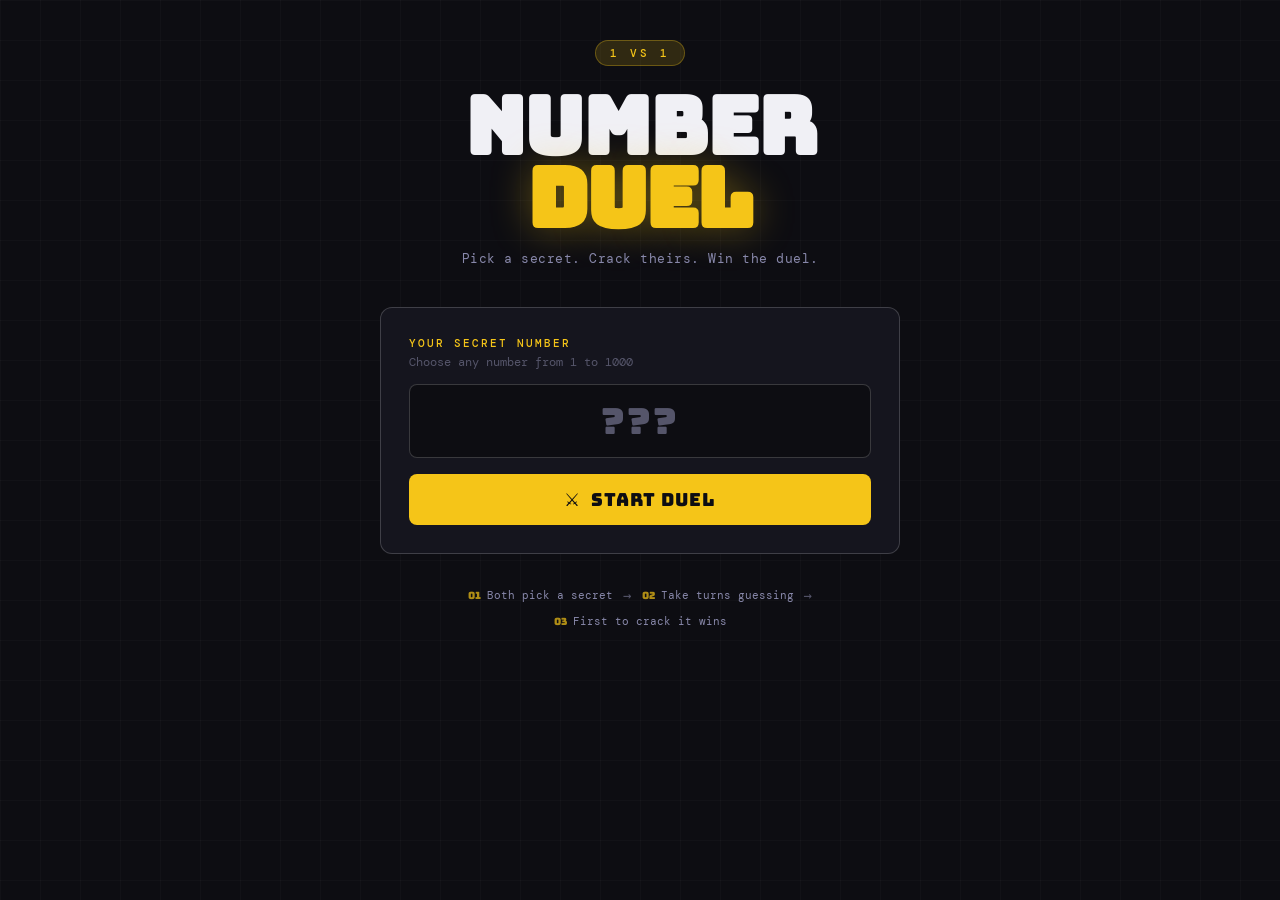
<file: number-dual/index.html>
<!DOCTYPE html>
<html lang="en">
<head>
  <meta charset="UTF-8" />
  <meta name="viewport" content="width=device-width, initial-scale=1.0" />
  <title>Number Duel</title>
  <link rel="preconnect" href="https://fonts.googleapis.com" />
  <link rel="preconnect" href="https://fonts.gstatic.com" crossorigin />
  <link href="https://fonts.googleapis.com/css2?family=Bungee&family=DM+Mono:wght@400;500&display=swap" rel="stylesheet" />
  <link rel="stylesheet" href="style.css" />
</head>
<body>

  <!-- SETUP SCREEN -->
  <div id="screen-setup" class="screen active">
    <div class="hero-badge">1 vs 1</div>
    <h1 class="logo">NUMBER<br><span class="logo-accent">DUEL</span></h1>
    <p class="tagline">Pick a secret. Crack theirs. Win the duel.</p>
    <div class="setup-box">
      <label class="field-label">Your secret number</label>
      <div class="field-hint">Choose any number from 1 to 1000</div>
      <input type="number" id="userSecret" min="1" max="1000" placeholder="???" class="big-input" />
      <div id="setupError" class="error-msg" style="display:none"></div>
      <button class="cta-btn" onclick="startGame()">
        &#9876; &nbsp;Start Duel
      </button>
    </div>
    <div class="rules-strip">
      <div class="rule"><span class="rule-num">01</span>Both pick a secret</div>
      <div class="rule-sep">&#8594;</div>
      <div class="rule"><span class="rule-num">02</span>Take turns guessing</div>
      <div class="rule-sep">&#8594;</div>
      <div class="rule"><span class="rule-num">03</span>First to crack it wins</div>
    </div>
  </div>

  <!-- GAME SCREEN -->
  <div id="screen-game" class="screen">
    <div class="duel-header">
      <div class="player-score" id="playerSide">
        <div class="player-label">YOU</div>
        <div class="player-guesses" id="userGuessCount">0</div>
        <div class="player-sub">guesses</div>
      </div>
      <div class="vs-center">
        <div class="vs-text">VS</div>
        <div class="turn-dot" id="turnDot"></div>
      </div>
      <div class="player-score cpu-score" id="cpuSide">
        <div class="player-label">CPU</div>
        <div class="player-guesses" id="cpuGuessCount">0</div>
        <div class="player-sub">guesses</div>
      </div>
    </div>

    <div class="turn-bar" id="turnBar">
      <div class="turn-pip you-pip"></div>
      <span id="turnText">Your turn — guess the CPU's number</span>
    </div>

    <div class="log-wrap">
      <div class="log-header">Match log</div>
      <div class="game-log" id="gameLog"></div>
    </div>

    <div class="action-panel" id="userPanel">
      <div class="panel-label">Range: <span class="range-val" id="rangeDisplay">1 – 1000</span></div>
      <div class="guess-row">
        <input type="number" id="userGuessInput" min="1" max="1000" placeholder="Enter your guess..." class="guess-input" />
        <button class="fire-btn" onclick="submitUserGuess()">Fire &#10148;</button>
      </div>
      <div id="guessError" class="error-msg" style="display:none"></div>
    </div>

    <div class="action-panel hidden" id="cpuPanel">
      <div class="cpu-guess-display">
        <span class="cpu-guess-label">CPU guesses</span>
        <span class="cpu-guess-num" id="cpuGuessNum">—</span>
      </div>
      <div class="cpu-range-hint" id="cpuRangeHint"></div>
      <div class="hint-row">
        <button class="hint-btn lower" onclick="giveHint('lower')">
          <div class="hint-arrow">&#8595;</div>
          <div>Too high</div>
        </button>
        <button class="hint-btn correct" onclick="giveHint('correct')">
          <div class="hint-arrow">&#10003;</div>
          <div>Correct!</div>
        </button>
        <button class="hint-btn higher" onclick="giveHint('higher')">
          <div class="hint-arrow">&#8593;</div>
          <div>Too low</div>
        </button>
      </div>
    </div>
  </div>

  <!-- RESULT SCREEN -->
  <div id="screen-result" class="screen">
    <div class="result-crown" id="resultCrown"></div>
    <div class="result-headline" id="resultHeadline"></div>
    <div class="result-flavor" id="resultFlavor"></div>
    <div class="result-stats" id="resultStats"></div>
    <button class="cta-btn" onclick="resetGame()">&#8635; &nbsp;Play Again</button>
  </div>

  <canvas id="fx"></canvas>
  <script src="game.js"></script>
</body>
</html>
</file>
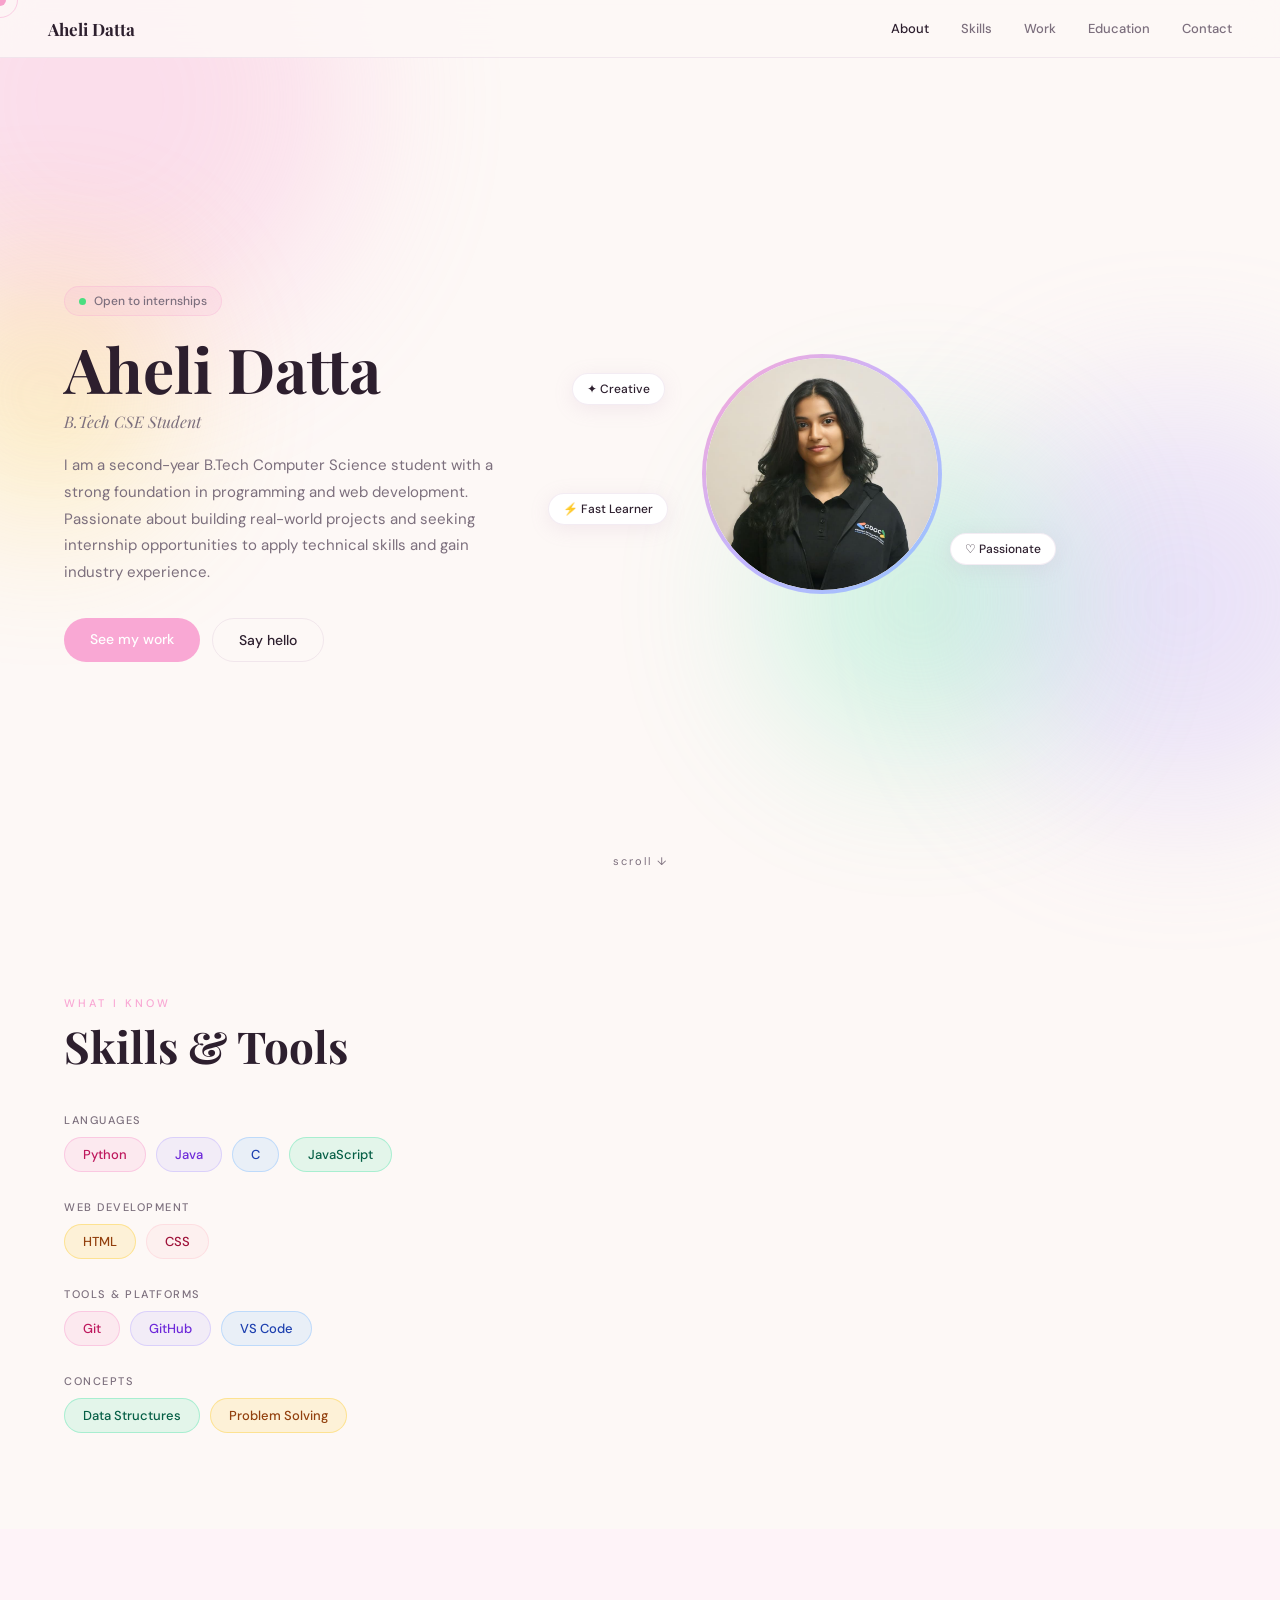
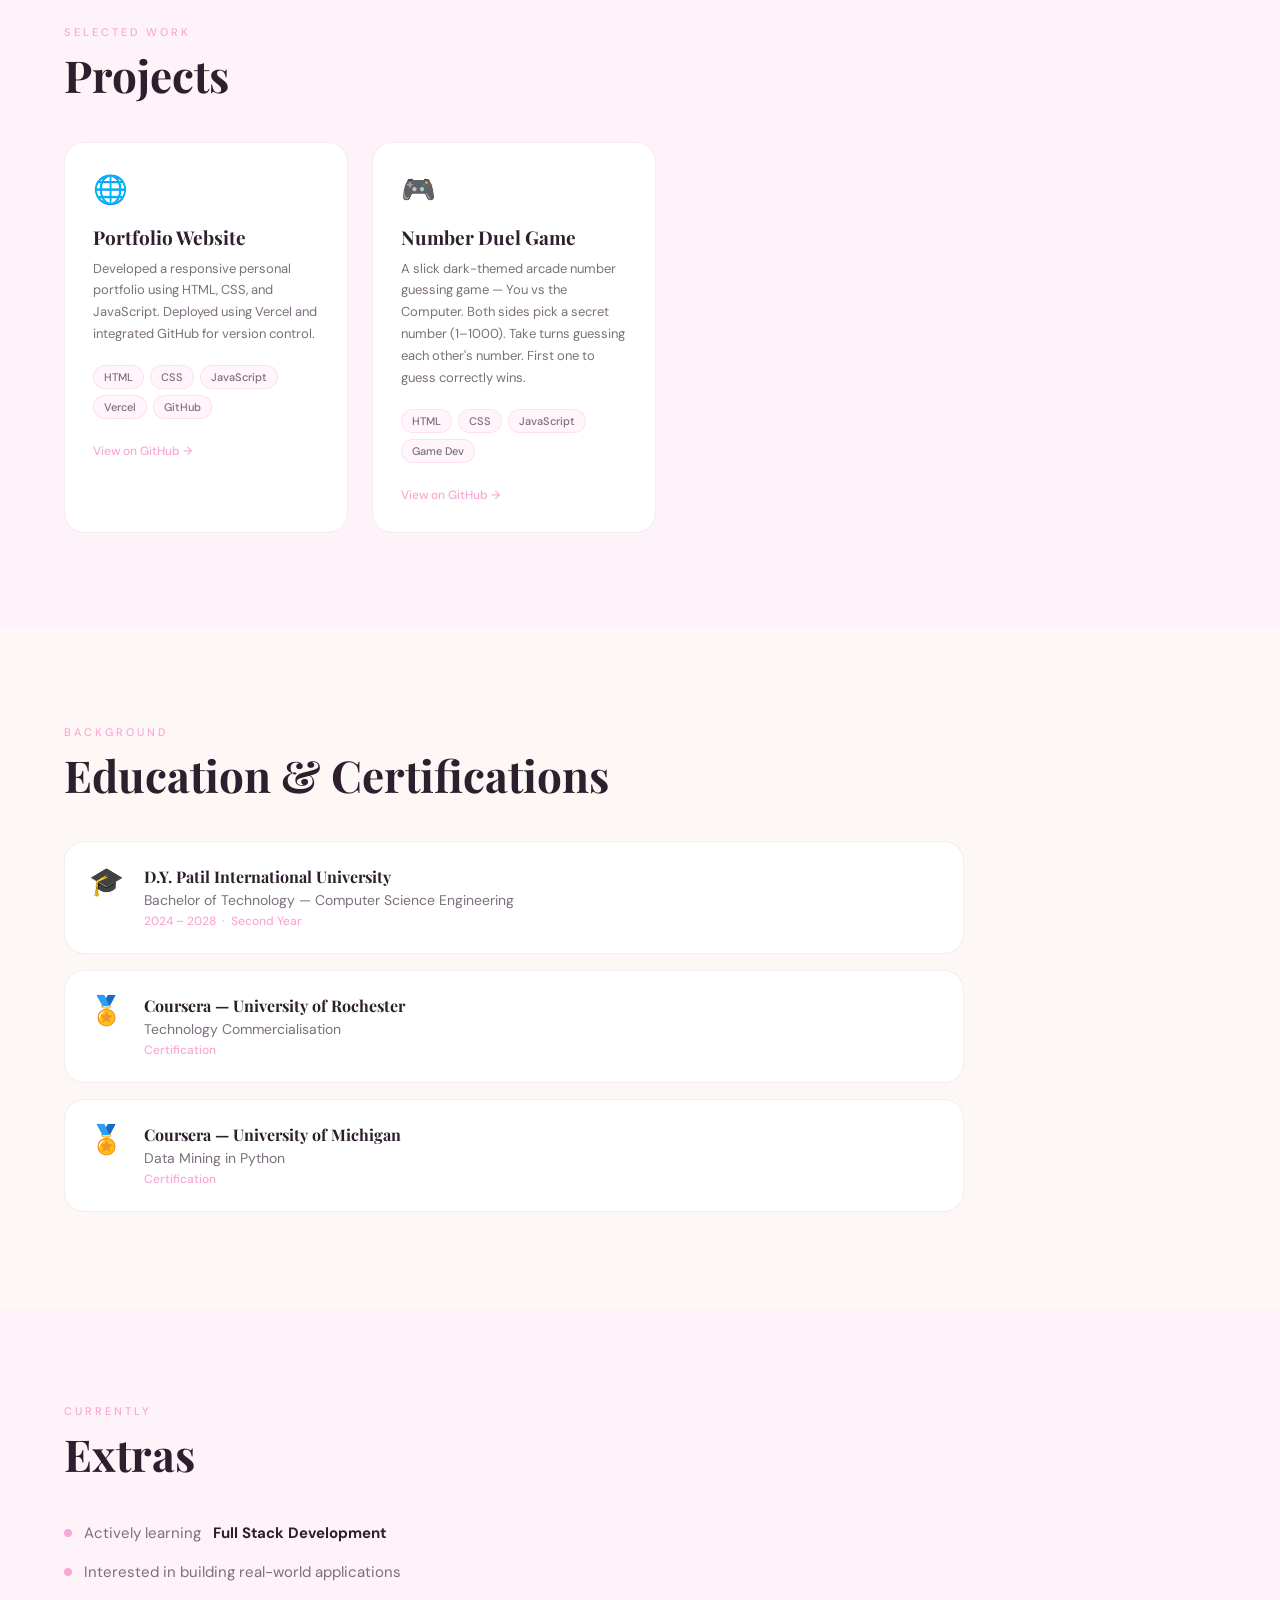
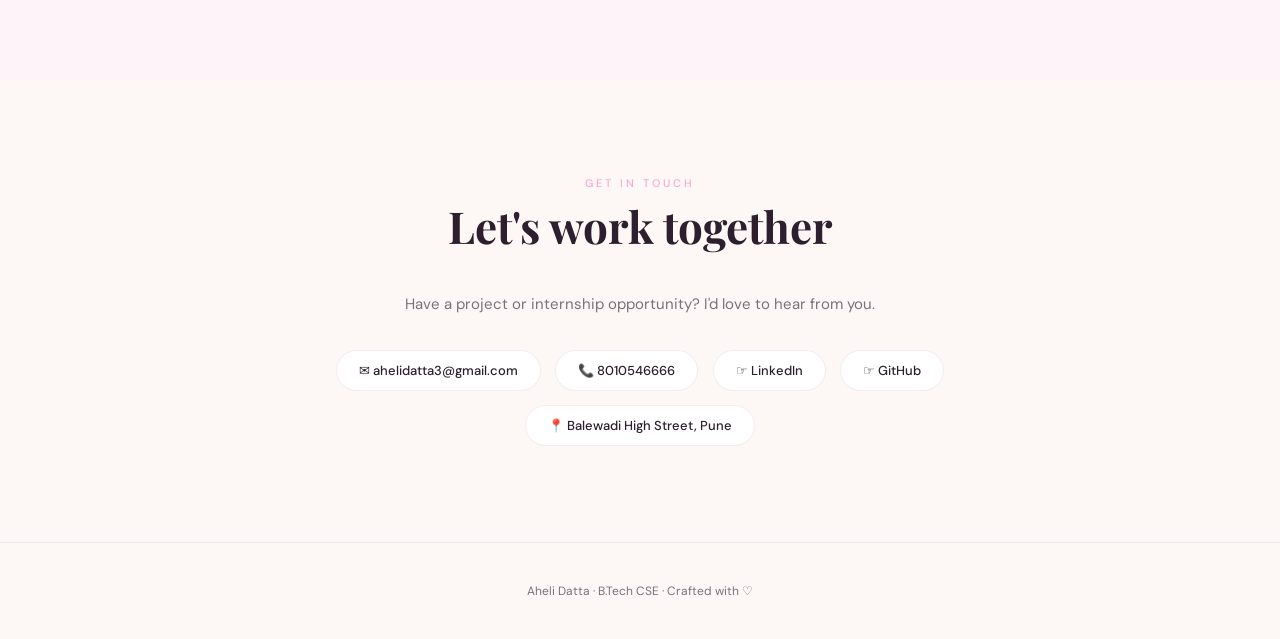
<file: resume/index.html>
<!DOCTYPE html>
<html lang="en">
<head>
  <meta charset="UTF-8" />
  <meta name="viewport" content="width=device-width, initial-scale=1.0" />
  <title>Aheli Datta — Portfolio</title>
  <link rel="preconnect" href="https://fonts.googleapis.com" />
  <link rel="preconnect" href="https://fonts.gstatic.com" crossorigin />
  <link href="https://fonts.googleapis.com/css2?family=Playfair+Display:ital,wght@0,400;0,700;1,400&family=DM+Sans:wght@300;400;500&display=swap" rel="stylesheet" />
  <link rel="stylesheet" href="style.css" />
</head>
<body>

  <!-- Custom cursor -->
  <div id="cursor"></div>
  <div id="cursor-trail"></div>

  <!-- Floating background blobs -->
  <div class="blob blob-1"></div>
  <div class="blob blob-2"></div>
  <div class="blob blob-3"></div>
  <div class="blob blob-4"></div>

  <!-- ===================== NAV ===================== -->
  <nav id="nav">
    <div class="nav-name">Aheli Datta</div>
    <div class="nav-links">
      <a href="#about">About</a>
      <a href="#skills">Skills</a>
      <a href="#work">Work</a>
      <a href="#education">Education</a>
      <a href="#contact">Contact</a>
    </div>
  </nav>

  <!-- ===================== HERO ===================== -->
  <section id="about" class="hero-section">
    <div class="hero-inner">
 
      <div class="hero-left reveal">
        <div class="hero-tag">Open to internships</div>
        <h1 class="hero-name">Aheli Datta</h1>
        <p class="hero-role">B.Tech CSE Student</p>
        <p class="hero-bio">
          I am a second-year B.Tech Computer Science student with a strong foundation in programming and web development. Passionate about building real-world projects and seeking internship opportunities to apply technical skills and gain industry experience.
        </p>
        <div class="hero-btns">
          <a href="#work" class="btn-primary">See my work</a>
          <a href="#contact" class="btn-ghost">Say hello</a>
        </div>
      </div>
 
      <div class="hero-right reveal" style="animation-delay:.2s">
        <div class="avatar-ring">
          <div class="avatar">
            <img src="photo.jpg" alt="Aheli Datta" />
          </div>
        </div>
        <div class="float-badge badge-1">✦ Creative</div>
        <div class="float-badge badge-2">♡ Passionate</div>
        <div class="float-badge badge-3">⚡ Fast Learner</div>
      </div>
 
    </div>
    <div class="scroll-hint">scroll ↓</div>
  </section>

  <!-- ===================== SKILLS ===================== -->
  <section id="skills" class="section">
    <div class="section-inner">
      <div class="section-label reveal">What I know</div>
      <h2 class="section-title reveal">Skills &amp; Tools</h2>
      <div class="skills-categories reveal">

        <div class="skill-cat">
          <div class="skill-cat-label">Languages</div>
          <div class="skills-grid">
            <span class="skill-pill pill-pink">Python</span>
            <span class="skill-pill pill-lav">Java</span>
            <span class="skill-pill pill-sky">C</span>
            <span class="skill-pill pill-mint">JavaScript</span>
          </div>
        </div>

        <div class="skill-cat">
          <div class="skill-cat-label">Web Development</div>
          <div class="skills-grid">
            <span class="skill-pill pill-peach">HTML</span>
            <span class="skill-pill pill-rose">CSS</span>
          </div>
        </div>

        <div class="skill-cat">
          <div class="skill-cat-label">Tools &amp; Platforms</div>
          <div class="skills-grid">
            <span class="skill-pill pill-pink">Git</span>
            <span class="skill-pill pill-lav">GitHub</span>
            <span class="skill-pill pill-sky">VS Code</span>
          </div>
        </div>

        <div class="skill-cat">
          <div class="skill-cat-label">Concepts</div>
          <div class="skills-grid">
            <span class="skill-pill pill-mint">Data Structures</span>
            <span class="skill-pill pill-peach">Problem Solving</span>
          </div>
        </div>

      </div>
    </div>
  </section>

  <!-- ===================== PROJECTS ===================== -->
  <section id="work" class="section section-alt">
    <div class="section-inner">
      <div class="section-label reveal">Selected work</div>
      <h2 class="section-title reveal">Projects</h2>
      <div class="projects-grid">

        <div class="project-card reveal">
          <span class="card-emoji">🌐</span>
          <div class="card-title">Portfolio Website</div>
          <div class="card-desc">
            Developed a responsive personal portfolio using HTML, CSS, and JavaScript. Deployed using Vercel and integrated GitHub for version control.
          </div>
          <div class="card-tags">
            <span class="card-tag">HTML</span>
            <span class="card-tag">CSS</span>
            <span class="card-tag">JavaScript</span>
            <span class="card-tag">Vercel</span>
            <span class="card-tag">GitHub</span>
          </div>
          <a href="https://github.com/" target="_blank" class="card-link">View on GitHub →</a>
        </div>

        <div class="project-card reveal" style="animation-delay:.1s">
          <span class="card-emoji">🎮</span>
          <div class="card-title">Number Duel Game</div>
          <div class="card-desc">
            A slick dark-themed arcade number guessing game — You vs the Computer. Both sides pick a secret number (1–1000). Take turns guessing each other's number. First one to guess correctly wins.
          </div>
          <div class="card-tags">
            <span class="card-tag">HTML</span>
            <span class="card-tag">CSS</span>
            <span class="card-tag">JavaScript</span>
            <span class="card-tag">Game Dev</span>
          </div>
          <a href="https://github.com/" target="_blank" class="card-link">View on GitHub →</a>
        </div>

      </div>
    </div>
  </section>

  <!-- ===================== EDUCATION & CERTIFICATIONS ===================== -->
  <section id="education" class="section">
    <div class="section-inner">
      <div class="section-label reveal">Background</div>
      <h2 class="section-title reveal">Education &amp; Certifications</h2>
      <div class="edu-grid">

        <div class="edu-card reveal">
          <div class="edu-icon">🎓</div>
          <div class="edu-body">
            <div class="edu-school">D.Y. Patil International University</div>
            <div class="edu-degree">Bachelor of Technology — Computer Science Engineering</div>
            <div class="edu-meta">2024 – 2028 &nbsp;·&nbsp; Second Year</div>
          </div>
        </div>

        <div class="edu-card reveal" style="animation-delay:.1s">
          <div class="edu-icon">🏅</div>
          <div class="edu-body">
            <div class="edu-school">Coursera — University of Rochester</div>
            <div class="edu-degree">Technology Commercialisation</div>
            <div class="edu-meta">Certification</div>
          </div>
        </div>

        <div class="edu-card reveal" style="animation-delay:.2s">
          <div class="edu-icon">🏅</div>
          <div class="edu-body">
            <div class="edu-school">Coursera — University of Michigan</div>
            <div class="edu-degree">Data Mining in Python</div>
            <div class="edu-meta">Certification</div>
          </div>
        </div>

      </div>
    </div>
  </section>

  <!-- ===================== EXTRAS ===================== -->
  <section class="section section-alt">
    <div class="section-inner">
      <div class="section-label reveal">Currently</div>
      <h2 class="section-title reveal">Extras</h2>
      <div class="extras-list reveal">
        <div class="extra-item">
          <span class="extra-dot"></span>
          Actively learning <strong>Full Stack Development</strong>
        </div>
        <div class="extra-item">
          <span class="extra-dot"></span>
          Interested in building real-world applications
        </div>
      </div>
    </div>
  </section>

  <!-- ===================== CONTACT ===================== -->
  <section id="contact" class="section">
    <div class="section-inner contact-inner">
      <div class="section-label reveal">Get in touch</div>
      <h2 class="section-title reveal">Let's work together</h2>
      <p class="contact-sub reveal">Have a project or internship opportunity? I'd love to hear from you.</p>
      <div class="contact-links reveal">
        <a href="mailto:ahelidatta3@gmail.com" class="contact-link">✉ ahelidatta3@gmail.com</a>
        <a href="tel:8010546666" class="contact-link">📞 8010546666</a>
        <a href="https://www.linkedin.com/in/aheli-datta-75a01524b" target="_blank" class="contact-link">☞ LinkedIn</a>
        <a href="https://www.github.com/Aheli-03" target="_blank" class="contact-link">☞ GitHub</a>
        <div class="contact-link addr">📍 Balewadi High Street, Pune</div>
      </div>
    </div>
  </section>

  <!-- FOOTER -->
  <footer>
    Aheli Datta · B.Tech CSE · Crafted with ♡
  </footer>

  <script src="script.js"></script>
</body>
</html>
</file>
<file: number-dual/style.css>
@import url('https://fonts.googleapis.com/css2?family=Bungee&family=DM+Mono:wght@400;500&display=swap');

*, *::before, *::after { box-sizing: border-box; margin: 0; padding: 0; }

:root {
  --bg: #0d0d12;
  --surface: #15151e;
  --surface2: #1c1c28;
  --border: rgba(255,255,255,0.08);
  --border-bright: rgba(255,255,255,0.18);
  --yellow: #f5c518;
  --yellow-dim: rgba(245,197,24,0.15);
  --cyan: #00e5c8;
  --cyan-dim: rgba(0,229,200,0.12);
  --red: #ff4f4f;
  --red-dim: rgba(255,79,79,0.15);
  --blue: #4fa3ff;
  --blue-dim: rgba(79,163,255,0.15);
  --green: #3ddc84;
  --green-dim: rgba(61,220,132,0.15);
  --text: #f0f0f5;
  --text-dim: #8888aa;
  --text-muted: #55556a;
  --radius: 12px;
  --radius-sm: 8px;
}

html, body {
  min-height: 100vh;
  background: var(--bg);
  color: var(--text);
  font-family: 'DM Mono', monospace;
  display: flex;
  justify-content: center;
  align-items: flex-start;
  padding: 0;
}

/* Background grid lines */
body::before {
  content: '';
  position: fixed;
  inset: 0;
  background-image:
    linear-gradient(rgba(255,255,255,0.025) 1px, transparent 1px),
    linear-gradient(90deg, rgba(255,255,255,0.025) 1px, transparent 1px);
  background-size: 40px 40px;
  pointer-events: none;
  z-index: 0;
}

#fx {
  position: fixed;
  top: 0; left: 0;
  width: 100%; height: 100%;
  pointer-events: none;
  z-index: 999;
}

/* ===================== SCREENS ===================== */
.screen {
  display: none;
  flex-direction: column;
  align-items: center;
  width: 100%;
  max-width: 560px;
  padding: 2.5rem 1.25rem 3rem;
  position: relative;
  z-index: 1;
  animation: fadeUp 0.35s ease both;
}
.screen.active { display: flex; }

@keyframes fadeUp {
  from { opacity: 0; transform: translateY(18px); }
  to   { opacity: 1; transform: translateY(0); }
}

/* ===================== SETUP SCREEN ===================== */
.hero-badge {
  font-family: 'DM Mono', monospace;
  font-size: 11px;
  font-weight: 500;
  letter-spacing: 3px;
  text-transform: uppercase;
  color: var(--yellow);
  background: var(--yellow-dim);
  border: 1px solid rgba(245,197,24,0.3);
  padding: 5px 14px;
  border-radius: 100px;
  margin-bottom: 1.5rem;
}

.logo {
  font-family: 'Bungee', sans-serif;
  font-size: clamp(48px, 12vw, 80px);
  line-height: 0.9;
  text-align: center;
  color: var(--text);
  letter-spacing: -1px;
  margin-bottom: 1rem;
}

.logo-accent {
  color: var(--yellow);
  -webkit-text-stroke: 2px var(--yellow);
  text-shadow: 0 0 40px rgba(245,197,24,0.4);
}

.tagline {
  font-size: 13px;
  color: var(--text-dim);
  letter-spacing: 0.5px;
  margin-bottom: 2.5rem;
  text-align: center;
}

.setup-box {
  width: 100%;
  background: var(--surface);
  border: 1px solid var(--border-bright);
  border-radius: var(--radius);
  padding: 1.75rem;
  margin-bottom: 2rem;
}

.field-label {
  font-size: 11px;
  font-weight: 500;
  letter-spacing: 2px;
  text-transform: uppercase;
  color: var(--yellow);
  display: block;
  margin-bottom: 4px;
}

.field-hint {
  font-size: 12px;
  color: var(--text-muted);
  margin-bottom: 14px;
}

.big-input {
  width: 100%;
  font-family: 'Bungee', sans-serif;
  font-size: 36px;
  background: var(--bg);
  border: 1px solid var(--border-bright);
  border-radius: var(--radius-sm);
  color: var(--yellow);
  padding: 12px 16px;
  text-align: center;
  letter-spacing: 2px;
  outline: none;
  transition: border-color 0.2s, box-shadow 0.2s;
  -moz-appearance: textfield;
}
.big-input::-webkit-inner-spin-button,
.big-input::-webkit-outer-spin-button { -webkit-appearance: none; }
.big-input:focus {
  border-color: var(--yellow);
  box-shadow: 0 0 0 3px rgba(245,197,24,0.15), inset 0 0 20px rgba(245,197,24,0.05);
}
.big-input::placeholder { color: var(--text-muted); font-family: 'Bungee', sans-serif; }

.cta-btn {
  width: 100%;
  margin-top: 16px;
  padding: 14px;
  font-family: 'Bungee', sans-serif;
  font-size: 18px;
  letter-spacing: 1px;
  background: var(--yellow);
  color: #0d0d12;
  border: none;
  border-radius: var(--radius-sm);
  cursor: pointer;
  transition: transform 0.12s, box-shadow 0.12s, opacity 0.12s;
  display: flex;
  align-items: center;
  justify-content: center;
  gap: 8px;
}
.cta-btn:hover {
  transform: translateY(-2px);
  box-shadow: 0 8px 24px rgba(245,197,24,0.35);
}
.cta-btn:active { transform: scale(0.97); }

.rules-strip {
  display: flex;
  align-items: center;
  gap: 10px;
  flex-wrap: wrap;
  justify-content: center;
}

.rule {
  display: flex;
  align-items: center;
  gap: 6px;
  font-size: 11px;
  color: var(--text-dim);
}

.rule-num {
  font-family: 'Bungee', sans-serif;
  font-size: 10px;
  color: var(--yellow);
  opacity: 0.7;
}

.rule-sep {
  font-size: 14px;
  color: var(--text-muted);
}

/* ===================== GAME SCREEN ===================== */
#screen-game {
  width: 100%;
  max-width: 560px;
  padding: 1.5rem 1.25rem 3rem;
}

.duel-header {
  display: flex;
  align-items: center;
  gap: 0;
  width: 100%;
  background: var(--surface);
  border: 1px solid var(--border-bright);
  border-radius: var(--radius);
  padding: 1.25rem;
  margin-bottom: 1rem;
}

.player-score {
  flex: 1;
  text-align: center;
}

.player-label {
  font-family: 'Bungee', sans-serif;
  font-size: 11px;
  letter-spacing: 3px;
  color: var(--cyan);
  margin-bottom: 4px;
}

.cpu-score .player-label { color: var(--red); }

.player-guesses {
  font-family: 'Bungee', sans-serif;
  font-size: 42px;
  line-height: 1;
  color: var(--text);
  transition: transform 0.15s;
}

.player-guesses.bump {
  animation: bump 0.3s ease;
}

@keyframes bump {
  0%   { transform: scale(1); }
  40%  { transform: scale(1.25); color: var(--yellow); }
  100% { transform: scale(1); }
}

.player-sub {
  font-size: 10px;
  color: var(--text-muted);
  letter-spacing: 1px;
  text-transform: uppercase;
  margin-top: 2px;
}

.vs-center {
  display: flex;
  flex-direction: column;
  align-items: center;
  gap: 8px;
  padding: 0 1rem;
}

.vs-text {
  font-family: 'Bungee', sans-serif;
  font-size: 14px;
  color: var(--text-muted);
  letter-spacing: 2px;
}

.turn-dot {
  width: 10px;
  height: 10px;
  border-radius: 50%;
  background: var(--cyan);
  box-shadow: 0 0 8px var(--cyan);
  transition: background 0.3s, box-shadow 0.3s;
  animation: pulse 1.5s ease-in-out infinite;
}

.turn-dot.cpu { background: var(--red); box-shadow: 0 0 8px var(--red); }

@keyframes pulse {
  0%, 100% { opacity: 1; transform: scale(1); }
  50%       { opacity: 0.5; transform: scale(0.75); }
}

/* Turn bar */
.turn-bar {
  width: 100%;
  display: flex;
  align-items: center;
  gap: 10px;
  padding: 10px 14px;
  border-radius: var(--radius-sm);
  font-size: 12px;
  font-weight: 500;
  letter-spacing: 0.5px;
  margin-bottom: 1rem;
  background: var(--cyan-dim);
  border: 1px solid rgba(0,229,200,0.25);
  color: var(--cyan);
  transition: background 0.3s, color 0.3s, border-color 0.3s;
}

.turn-bar.cpu-turn {
  background: var(--red-dim);
  border-color: rgba(255,79,79,0.25);
  color: var(--red);
}

.turn-pip {
  width: 8px;
  height: 8px;
  border-radius: 50%;
  background: currentColor;
  flex-shrink: 0;
}

/* Log */
.log-wrap {
  width: 100%;
  background: var(--surface);
  border: 1px solid var(--border);
  border-radius: var(--radius);
  margin-bottom: 1rem;
  overflow: hidden;
}

.log-header {
  font-size: 10px;
  letter-spacing: 2px;
  text-transform: uppercase;
  color: var(--text-muted);
  padding: 8px 14px;
  border-bottom: 1px solid var(--border);
  background: var(--surface2);
}

.game-log {
  max-height: 180px;
  overflow-y: auto;
  padding: 4px 0;
  scrollbar-width: thin;
  scrollbar-color: var(--border-bright) transparent;
}

.log-entry {
  font-size: 12px;
  color: var(--text-dim);
  padding: 7px 14px;
  border-bottom: 1px solid var(--border);
  line-height: 1.5;
  animation: logSlide 0.25s ease both;
}

.log-entry:last-child { border-bottom: none; }

@keyframes logSlide {
  from { opacity: 0; transform: translateX(-8px); }
  to   { opacity: 1; transform: translateX(0); }
}

.log-entry .you { color: var(--cyan); font-weight: 500; }
.log-entry .cpu { color: var(--red); font-weight: 500; }
.log-entry .win  { color: var(--yellow); font-weight: 500; }
.log-entry .muted { color: var(--text-muted); }

/* Action panels */
.action-panel {
  width: 100%;
  background: var(--surface);
  border: 1px solid var(--border-bright);
  border-radius: var(--radius);
  padding: 1.25rem;
  animation: fadeUp 0.25s ease both;
}

.action-panel.hidden { display: none; }

.panel-label {
  font-size: 11px;
  color: var(--text-muted);
  letter-spacing: 0.5px;
  margin-bottom: 10px;
}

.range-val {
  color: var(--cyan);
  font-weight: 500;
}

.guess-row {
  display: flex;
  gap: 10px;
}

.guess-input {
  flex: 1;
  font-family: 'Bungee', sans-serif;
  font-size: 22px;
  background: var(--bg);
  border: 1px solid var(--border-bright);
  border-radius: var(--radius-sm);
  color: var(--text);
  padding: 10px 14px;
  outline: none;
  letter-spacing: 1px;
  transition: border-color 0.2s, box-shadow 0.2s;
  -moz-appearance: textfield;
}
.guess-input::-webkit-inner-spin-button,
.guess-input::-webkit-outer-spin-button { -webkit-appearance: none; }
.guess-input::placeholder { color: var(--text-muted); font-size: 14px; letter-spacing: 0; }
.guess-input:focus {
  border-color: var(--cyan);
  box-shadow: 0 0 0 3px rgba(0,229,200,0.12);
}

.fire-btn {
  padding: 10px 20px;
  font-family: 'Bungee', sans-serif;
  font-size: 14px;
  letter-spacing: 1px;
  background: var(--cyan);
  color: #0d0d12;
  border: none;
  border-radius: var(--radius-sm);
  cursor: pointer;
  white-space: nowrap;
  transition: transform 0.12s, box-shadow 0.12s;
}
.fire-btn:hover {
  transform: translateY(-2px);
  box-shadow: 0 6px 18px rgba(0,229,200,0.35);
}
.fire-btn:active { transform: scale(0.96); }

/* CPU panel */
.cpu-guess-display {
  display: flex;
  align-items: baseline;
  gap: 12px;
  margin-bottom: 6px;
}

.cpu-guess-label {
  font-size: 11px;
  letter-spacing: 2px;
  text-transform: uppercase;
  color: var(--text-muted);
}

.cpu-guess-num {
  font-family: 'Bungee', sans-serif;
  font-size: 36px;
  color: var(--red);
  letter-spacing: 1px;
  animation: popIn 0.3s cubic-bezier(0.34,1.56,0.64,1) both;
}

@keyframes popIn {
  from { opacity: 0; transform: scale(0.7); }
  to   { opacity: 1; transform: scale(1); }
}

.cpu-range-hint {
  font-size: 11px;
  color: var(--text-muted);
  margin-bottom: 14px;
}

.hint-row {
  display: flex;
  gap: 8px;
}

.hint-btn {
  flex: 1;
  padding: 12px 8px;
  border-radius: var(--radius-sm);
  font-family: 'DM Mono', monospace;
  font-size: 12px;
  font-weight: 500;
  cursor: pointer;
  border: 1px solid;
  display: flex;
  flex-direction: column;
  align-items: center;
  gap: 4px;
  transition: transform 0.12s, box-shadow 0.12s;
}
.hint-btn:hover { transform: translateY(-2px); }
.hint-btn:active { transform: scale(0.96); }

.hint-btn .hint-arrow {
  font-size: 20px;
  line-height: 1;
}

.hint-btn.lower {
  background: var(--red-dim);
  border-color: rgba(255,79,79,0.35);
  color: var(--red);
}
.hint-btn.lower:hover { box-shadow: 0 4px 16px rgba(255,79,79,0.25); }

.hint-btn.correct {
  background: var(--green-dim);
  border-color: rgba(61,220,132,0.35);
  color: var(--green);
}
.hint-btn.correct:hover { box-shadow: 0 4px 16px rgba(61,220,132,0.25); }

.hint-btn.higher {
  background: var(--blue-dim);
  border-color: rgba(79,163,255,0.35);
  color: var(--blue);
}
.hint-btn.higher:hover { box-shadow: 0 4px 16px rgba(79,163,255,0.25); }

/* ===================== RESULT SCREEN ===================== */
#screen-result {
  text-align: center;
  gap: 0;
}

.result-crown {
  font-size: 72px;
  margin-bottom: 1rem;
  animation: crownDrop 0.5s cubic-bezier(0.34,1.56,0.64,1) both;
  line-height: 1;
}

@keyframes crownDrop {
  from { opacity: 0; transform: scale(0.4) rotate(-15deg); }
  to   { opacity: 1; transform: scale(1) rotate(0deg); }
}

.result-headline {
  font-family: 'Bungee', sans-serif;
  font-size: clamp(36px, 10vw, 56px);
  color: var(--yellow);
  text-shadow: 0 0 40px rgba(245,197,24,0.4);
  margin-bottom: 8px;
  line-height: 1;
}

.result-flavor {
  font-size: 13px;
  color: var(--text-dim);
  margin-bottom: 1.75rem;
  letter-spacing: 0.5px;
}

.result-stats {
  display: flex;
  gap: 12px;
  margin-bottom: 2rem;
  width: 100%;
  max-width: 380px;
}

.stat-card {
  flex: 1;
  background: var(--surface);
  border: 1px solid var(--border-bright);
  border-radius: var(--radius);
  padding: 1rem;
  text-align: center;
}

.stat-who {
  font-size: 10px;
  letter-spacing: 2px;
  text-transform: uppercase;
  color: var(--text-muted);
  margin-bottom: 6px;
}

.stat-num {
  font-family: 'Bungee', sans-serif;
  font-size: 32px;
  color: var(--text);
}

.stat-label {
  font-size: 10px;
  color: var(--text-muted);
}

/* ===================== SHARED ===================== */
.error-msg {
  font-size: 11px;
  color: var(--red);
  margin-top: 8px;
  letter-spacing: 0.5px;
}

@media (max-width: 460px) {
  .hint-row { flex-direction: column; }
  .result-stats { flex-direction: column; }
  .hint-btn { flex-direction: row; gap: 8px; }
}
</file>
<file: resume/style.css>
/* ============================================================
   AHELI DATTA — Portfolio  |  Pastel Dream Theme
   ============================================================ */

:root {
  --pink:    #f9a8d4;
  --lavender:#c4b5fd;
  --mint:    #6ee7b7;
  --peach:   #fcd34d;
  --sky:     #93c5fd;
  --rose:    #fecdd3;
  --bg:      #fdf8f6;
  --surface: #ffffff;
  --surface2:#fef3f8;
  --text:    #2d1f2e;
  --dim:     #7c6f7d;
  --border:  rgba(200,170,200,0.22);
  --accent:  #f9a8d4;
  --r:       20px;
  --rs:      12px;
}

*, *::before, *::after { box-sizing: border-box; margin: 0; padding: 0; }
html { scroll-behavior: smooth; }

body {
  font-family: 'DM Sans', sans-serif;
  background: var(--bg);
  color: var(--text);
  overflow-x: hidden;
  cursor: none;
}
a { text-decoration: none; color: inherit; }

/* ---- CURSOR ---- */
#cursor {
  width: 12px; height: 12px;
  background: var(--accent);
  border-radius: 50%;
  position: fixed; top: 0; left: 0;
  pointer-events: none; z-index: 9999;
  transform: translate(-50%,-50%);
  transition: width .2s, height .2s;
  mix-blend-mode: multiply;
}
#cursor-trail {
  width: 36px; height: 36px;
  border: 1.5px solid var(--accent);
  border-radius: 50%;
  position: fixed; top: 0; left: 0;
  pointer-events: none; z-index: 9998;
  transform: translate(-50%,-50%);
  transition: all .12s ease;
  opacity: .5;
}

/* ---- BLOBS ---- */
.blob {
  position: fixed; border-radius: 50%;
  filter: blur(80px); opacity: .32;
  pointer-events: none; z-index: 0;
  animation: blobFloat 12s ease-in-out infinite;
}
.blob-1 { width:500px;height:500px;background:var(--pink);    top:-150px;left:-150px;animation-delay:0s; }
.blob-2 { width:400px;height:400px;background:var(--lavender);bottom:100px;right:-100px;animation-delay:3s; }
.blob-3 { width:300px;height:300px;background:var(--mint);    top:50%;left:60%;animation-delay:6s; }
.blob-4 { width:250px;height:250px;background:var(--peach);   top:30%;left:-80px;animation-delay:9s; }
@keyframes blobFloat {
  0%,100%{ transform:translate(0,0) scale(1); }
  33%    { transform:translate(30px,-40px) scale(1.05); }
  66%    { transform:translate(-20px,25px) scale(.97); }
}

/* ---- NAV ---- */
#nav {
  position: fixed; top: 0; left: 0; right: 0; z-index: 100;
  display: flex; align-items: center;
  padding: 1.1rem 3rem;
  background: rgba(253,248,246,.88);
  backdrop-filter: blur(16px);
  border-bottom: 1px solid var(--border);
}
.nav-name {
  font-family: 'Playfair Display', serif;
  font-size: 17px; font-weight: 700; flex: 1;
}
.nav-links { display: flex; gap: 2rem; }
.nav-links a {
  font-size: 13px; font-weight: 500; color: var(--dim);
  transition: color .2s; position: relative;
}
.nav-links a::after {
  content:''; position:absolute; bottom:-3px; left:0;
  width:0; height:1.5px; background:var(--accent); transition:width .25s;
}
.nav-links a:hover { color: var(--text); }
.nav-links a:hover::after { width: 100%; }

/* ---- HERO ---- */
.hero-section {
  min-height: 100vh;
  display: flex; flex-direction: column; justify-content: center;
  padding: 7rem 4rem 4rem;
  position: relative; z-index: 1;
}
.hero-inner {
  display: grid;
  grid-template-columns: 1.1fr 0.9fr;
  gap: 4rem; align-items: center; max-width: 960px;
}
.hero-tag {
  display: inline-flex; align-items: center; gap: 8px;
  font-size: 12px; font-weight: 500; color: var(--dim);
  background: rgba(249,168,212,.15);
  border: 1px solid rgba(249,168,212,.3);
  border-radius: 100px; padding: 6px 14px; margin-bottom: 1.25rem;
}
.hero-tag::before {
  content:''; width:7px; height:7px; background:#4ade80;
  border-radius:50%; display:block;
  animation: blink 2s ease-in-out infinite;
}
@keyframes blink { 0%,100%{opacity:1} 50%{opacity:.3} }

.hero-name {
  font-family: 'Playfair Display', serif;
  font-size: clamp(38px,5vw,62px);
  font-weight: 700; line-height: 1.08;
  color: var(--text); margin-bottom: .5rem;
}
.hero-role {
  font-size: 16px; color: var(--dim);
  font-style: italic; font-family: 'Playfair Display', serif;
  margin-bottom: 1.25rem;
}
.hero-bio {
  font-size: 15px; line-height: 1.78; color: var(--dim);
  margin-bottom: 2rem; max-width: 440px;
}
.hero-btns { display: flex; gap: 12px; flex-wrap: wrap; }

.btn-primary {
  font-size: 14px; font-weight: 500;
  background: var(--accent); color: white;
  padding: 12px 26px; border-radius: 100px;
  transition: transform .15s, box-shadow .15s; display: inline-block;
}
.btn-primary:hover { transform: translateY(-2px); box-shadow: 0 8px 24px rgba(249,168,212,.45); }

.btn-ghost {
  font-size: 14px; font-weight: 500;
  background: none; color: var(--text);
  padding: 12px 26px; border-radius: 100px;
  border: 1.5px solid var(--border);
  transition: border-color .2s, background .2s; display: inline-block;
}
.btn-ghost:hover { border-color: var(--accent); background: rgba(249,168,212,.07); }

/* ---- AVATAR with photo upload ---- */
.hero-right {
  display: flex; justify-content: center;
  align-items: center; position: relative;
}
.avatar-wrap {
  position: relative; cursor: none;
}
.avatar-ring {
  width: 240px; height: 240px; border-radius: 50%;
  background: linear-gradient(135deg, var(--pink) 0%, var(--lavender) 50%, var(--sky) 100%);
  padding: 4px;
  animation: ringRotate 8s linear infinite;
}
@keyframes ringRotate { from{transform:rotate(0)} to{transform:rotate(360deg)} }

.avatar {
  width: 100%; height: 100%; border-radius: 50%;
  background: var(--bg); overflow: hidden;
  display: flex; align-items: center; justify-content: center;
  font-family: 'Playfair Display', serif;
  font-size: 56px; font-weight: 700; color: var(--accent);
  animation: ringRotate 8s linear infinite reverse;
  position: relative;
}
.avatar img {
  position: absolute; inset: 0;
  width: 100%; height: 100%; object-fit: cover; border-radius: 50%;
}

/* upload overlay */
.upload-hint {
  position: absolute; inset: 0; border-radius: 50%;
  background: rgba(249,168,212,.75);
  backdrop-filter: blur(4px);
  display: flex; flex-direction: column;
  align-items: center; justify-content: center; gap: 6px;
  opacity: 0; transition: opacity .25s;
  font-size: 12px; font-weight: 500; color: white;
  text-align: center; padding: 1rem;
}
.upload-hint .upload-icon { font-size: 24px; }
.avatar-wrap:hover .upload-hint { opacity: 1; }

/* Remove-photo btn — appears after upload */
#remove-photo-btn {
  position: absolute; top: 4px; right: 4px;
  width: 28px; height: 28px; border-radius: 50%;
  background: white; border: 1.5px solid var(--border);
  font-size: 12px; cursor: none;
  display: none; align-items: center; justify-content: center;
  box-shadow: 0 2px 8px rgba(180,140,180,.2);
  z-index: 10; color: var(--dim); transition: color .2s;
}
#remove-photo-btn:hover { color: #e57373; }

.float-badge {
  position: absolute;
  background: white; border: 1px solid var(--border);
  border-radius: 100px; padding: 7px 14px;
  font-size: 12px; font-weight: 500; color: var(--text);
  box-shadow: 0 4px 20px rgba(180,140,180,.15);
  white-space: nowrap;
  animation: floatBadge 4s ease-in-out infinite;
}
.badge-1 { top:8%; left:-12%; animation-delay:0s; }
.badge-2 { bottom:12%; right:-8%; animation-delay:1.3s; }
.badge-3 { top:58%; left:-18%; animation-delay:2.6s; }
@keyframes floatBadge { 0%,100%{transform:translateY(0)} 50%{transform:translateY(-10px)} }

.scroll-hint {
  position: absolute; bottom: 2rem; left: 50%; transform: translateX(-50%);
  font-size: 11px; color: var(--dim); letter-spacing: 2px;
  animation: scrollPulse 2s ease-in-out infinite; z-index: 1;
}
@keyframes scrollPulse { 0%,100%{opacity:.5} 50%{opacity:1} }

/* ---- SECTIONS ---- */
.section { padding: 6rem 4rem; position: relative; z-index: 1; }
.section-alt { background: var(--surface2); }
.section-inner { max-width: 900px; }
.contact-inner {
  display: flex; flex-direction: column;
  align-items: center; text-align: center;
  max-width: 640px; margin: 0 auto;
}
.section-label {
  font-size: 11px; font-weight: 500; letter-spacing: 3px;
  text-transform: uppercase; color: var(--accent); margin-bottom: 10px;
}
.section-title {
  font-family: 'Playfair Display', serif;
  font-size: clamp(28px,4vw,44px);
  font-weight: 700; color: var(--text);
  margin-bottom: 2.5rem; line-height: 1.2;
}

/* ---- SKILLS ---- */
.skills-categories { display: flex; flex-direction: column; gap: 1.75rem; }
.skill-cat-label {
  font-size: 11px; font-weight: 500; letter-spacing: 1.5px;
  text-transform: uppercase; color: var(--dim); margin-bottom: 10px;
}
.skills-grid { display: flex; flex-wrap: wrap; gap: 10px; }
.skill-pill {
  font-size: 13px; font-weight: 500;
  padding: 8px 18px; border-radius: 100px;
  border: 1.5px solid transparent;
  transition: transform .2s, box-shadow .2s; cursor: default;
  animation: pillReveal .5s ease both;
}
.skill-pill:hover { transform: translateY(-3px); box-shadow: 0 6px 18px rgba(180,140,180,.22); }
@keyframes pillReveal { from{opacity:0;transform:scale(.85)} to{opacity:1;transform:scale(1)} }

.pill-pink  { background:rgba(249,168,212,.18); border-color:rgba(249,168,212,.5); color:#be185d; }
.pill-lav   { background:rgba(196,181,253,.18); border-color:rgba(196,181,253,.5); color:#6d28d9; }
.pill-mint  { background:rgba(110,231,183,.18); border-color:rgba(110,231,183,.5); color:#065f46; }
.pill-peach { background:rgba(253,211,77,.18);  border-color:rgba(253,211,77,.5);  color:#92400e; }
.pill-sky   { background:rgba(147,197,253,.18); border-color:rgba(147,197,253,.5); color:#1e40af; }
.pill-rose  { background:rgba(254,205,211,.18); border-color:rgba(254,205,211,.5); color:#9f1239; }

/* ---- PROJECTS ---- */
.projects-grid { display: grid; grid-template-columns: repeat(auto-fill,minmax(280px,1fr)); gap: 1.5rem; }
.project-card {
  background: var(--surface); border: 1px solid var(--border);
  border-radius: var(--r); padding: 1.75rem;
  transition: transform .25s, box-shadow .25s;
  animation: cardReveal .5s ease both; position: relative; overflow: hidden;
}
.project-card::before {
  content:''; position:absolute; top:0; left:0; right:0; height:3px;
  background: linear-gradient(90deg,var(--pink),var(--lavender));
  opacity:0; transition:opacity .3s;
}
.project-card:hover { transform: translateY(-6px); box-shadow: 0 16px 48px rgba(180,140,180,.18); }
.project-card:hover::before { opacity: 1; }
@keyframes cardReveal { from{opacity:0;transform:translateY(20px)} to{opacity:1;transform:translateY(0)} }

.card-emoji { font-size: 28px; margin-bottom: 1rem; display: block; }
.card-title { font-family:'Playfair Display',serif; font-size:19px; font-weight:700; color:var(--text); margin-bottom:8px; }
.card-desc  { font-size:13px; line-height:1.68; color:var(--dim); margin-bottom:1.25rem; }
.card-tags  { display:flex; flex-wrap:wrap; gap:6px; margin-bottom:1.25rem; }
.card-tag   { font-size:11px; font-weight:500; padding:4px 10px; border-radius:100px; background:rgba(249,168,212,.12); color:var(--dim); border:1px solid rgba(249,168,212,.28); }
.card-link  { font-size:12px; font-weight:500; color:var(--accent); display:inline-flex; align-items:center; gap:6px; transition:gap .2s; }
.card-link:hover { gap:10px; }

/* ---- EDUCATION ---- */
.edu-grid { display: flex; flex-direction: column; gap: 1rem; }
.edu-card {
  display: flex; gap: 1.25rem; align-items: flex-start;
  background: var(--surface); border: 1px solid var(--border);
  border-radius: var(--r); padding: 1.5rem;
  transition: transform .22s, box-shadow .22s;
  animation: cardReveal .5s ease both;
}
.edu-card:hover { transform: translateY(-3px); box-shadow: 0 10px 32px rgba(180,140,180,.15); }
.edu-icon { font-size: 28px; flex-shrink: 0; line-height: 1; margin-top: 2px; }
.edu-school { font-family:'Playfair Display',serif; font-size:16px; font-weight:700; color:var(--text); margin-bottom:4px; }
.edu-degree { font-size:14px; color:var(--dim); margin-bottom:4px; }
.edu-meta   { font-size:12px; color: var(--accent); font-weight:500; }

/* ---- EXTRAS ---- */
.extras-list { display:flex; flex-direction:column; gap:.9rem; }
.extra-item  { display:flex; align-items:center; gap:12px; font-size:15px; color:var(--dim); line-height:1.6; }
.extra-item strong { color:var(--text); }
.extra-dot   { width:8px; height:8px; border-radius:50%; background:var(--accent); flex-shrink:0; }

/* ---- CONTACT ---- */
.contact-sub { font-size:15px; color:var(--dim); line-height:1.7; margin-bottom:2rem; }
.contact-links { display:flex; gap:.9rem; flex-wrap:wrap; justify-content:center; }
.contact-link {
  display:inline-flex; align-items:center; gap:8px;
  font-size:13px; font-weight:500; padding:11px 22px;
  border-radius:100px; border:1.5px solid var(--border);
  color:var(--text); background:var(--surface);
  transition:transform .2s, box-shadow .2s, border-color .2s;
}
.contact-link.addr { cursor: default; }
.contact-link:not(.addr):hover { transform:translateY(-3px); box-shadow:0 8px 24px rgba(180,140,180,.2); border-color:var(--accent); }

/* ---- FOOTER ---- */
footer { text-align:center; padding:2.5rem; font-size:12px; color:var(--dim); border-top:1px solid var(--border); position:relative; z-index:1; }

/* ---- REVEAL ---- */
.reveal { opacity:0; transform:translateY(28px); transition:opacity .7s ease, transform .7s ease; }
.reveal.visible { opacity:1; transform:translateY(0); }

/* ---- RESPONSIVE ---- */
@media (max-width: 768px) {
  .hero-section { padding: 6rem 1.5rem 3rem; }
  .hero-inner   { grid-template-columns: 1fr; text-align: center; }
  .hero-right   { justify-content: center; }
  .hero-bio     { margin: 0 auto 2rem; }
  .hero-btns    { justify-content: center; }
  .badge-1, .badge-2, .badge-3 { display: none; }
  .section      { padding: 4rem 1.5rem; }
  #nav          { padding: 1rem 1.5rem; }
  .nav-links    { display: none; }
}
</file>
